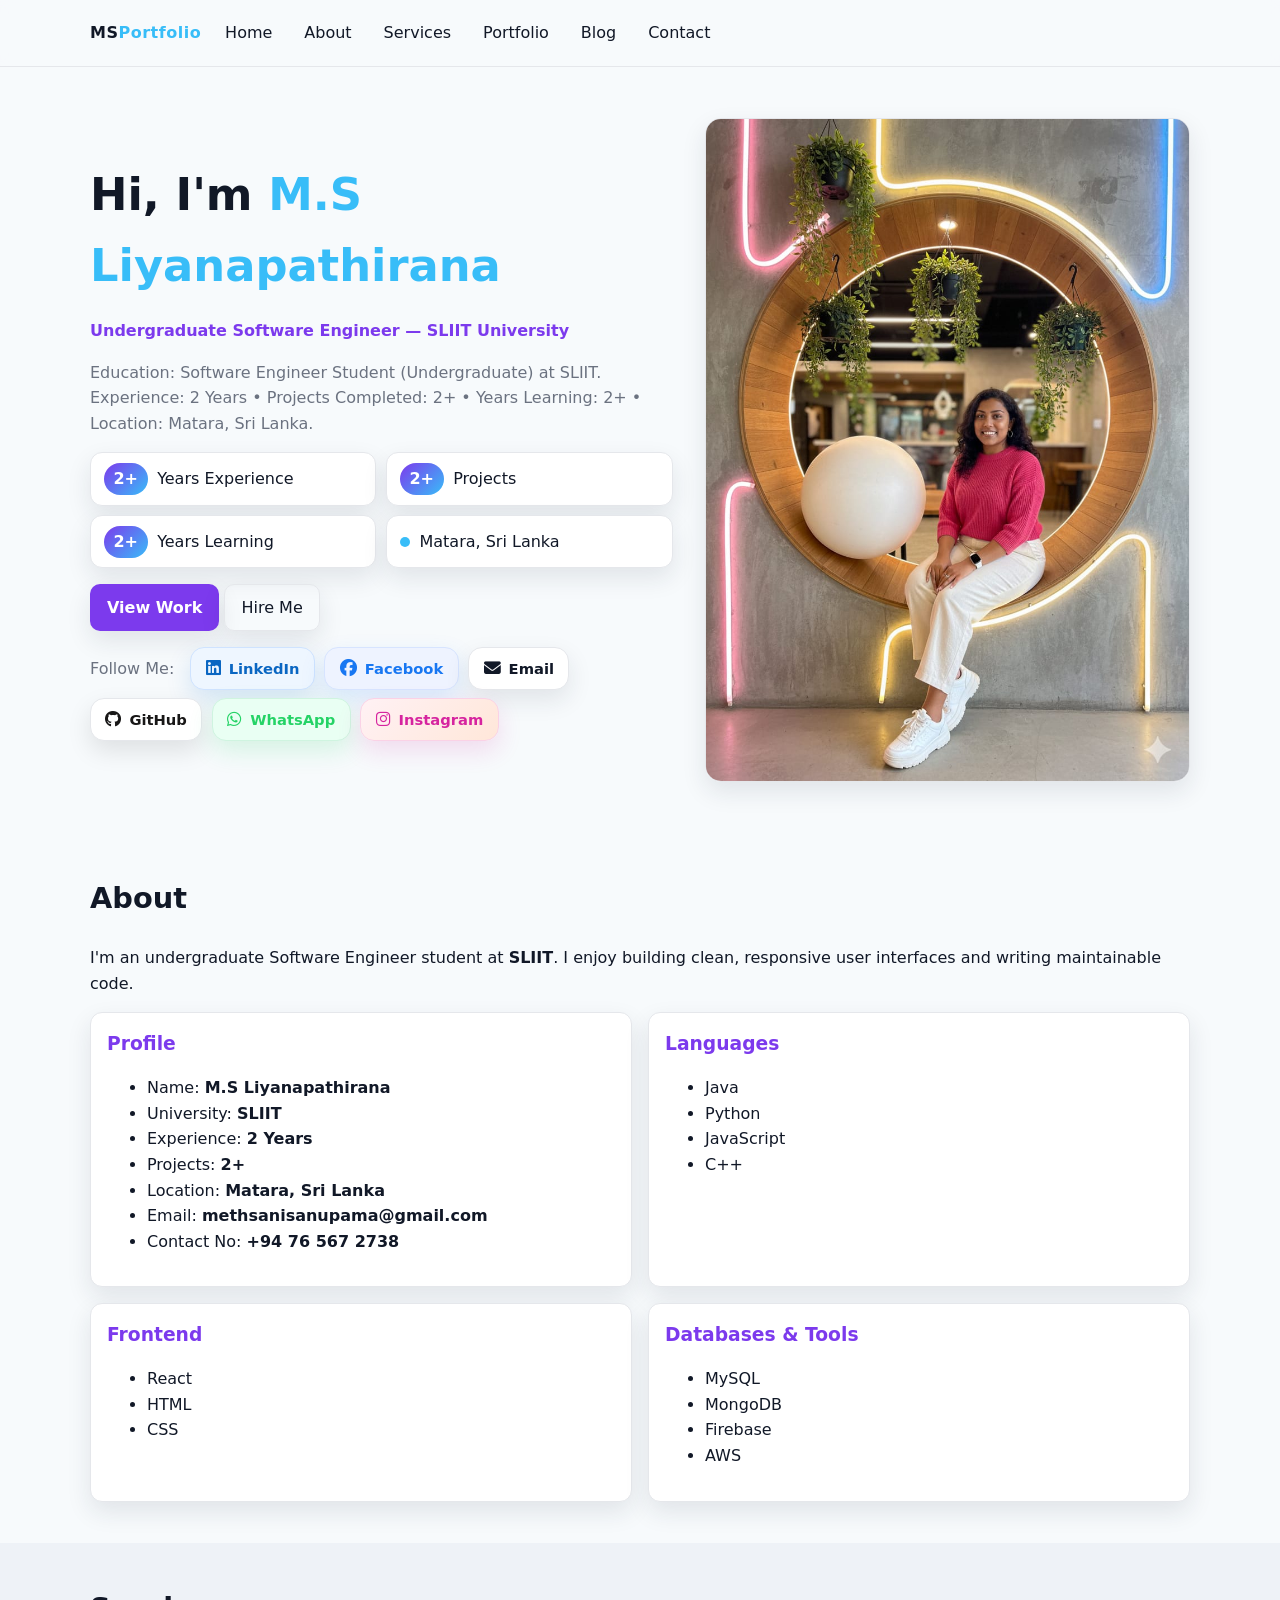
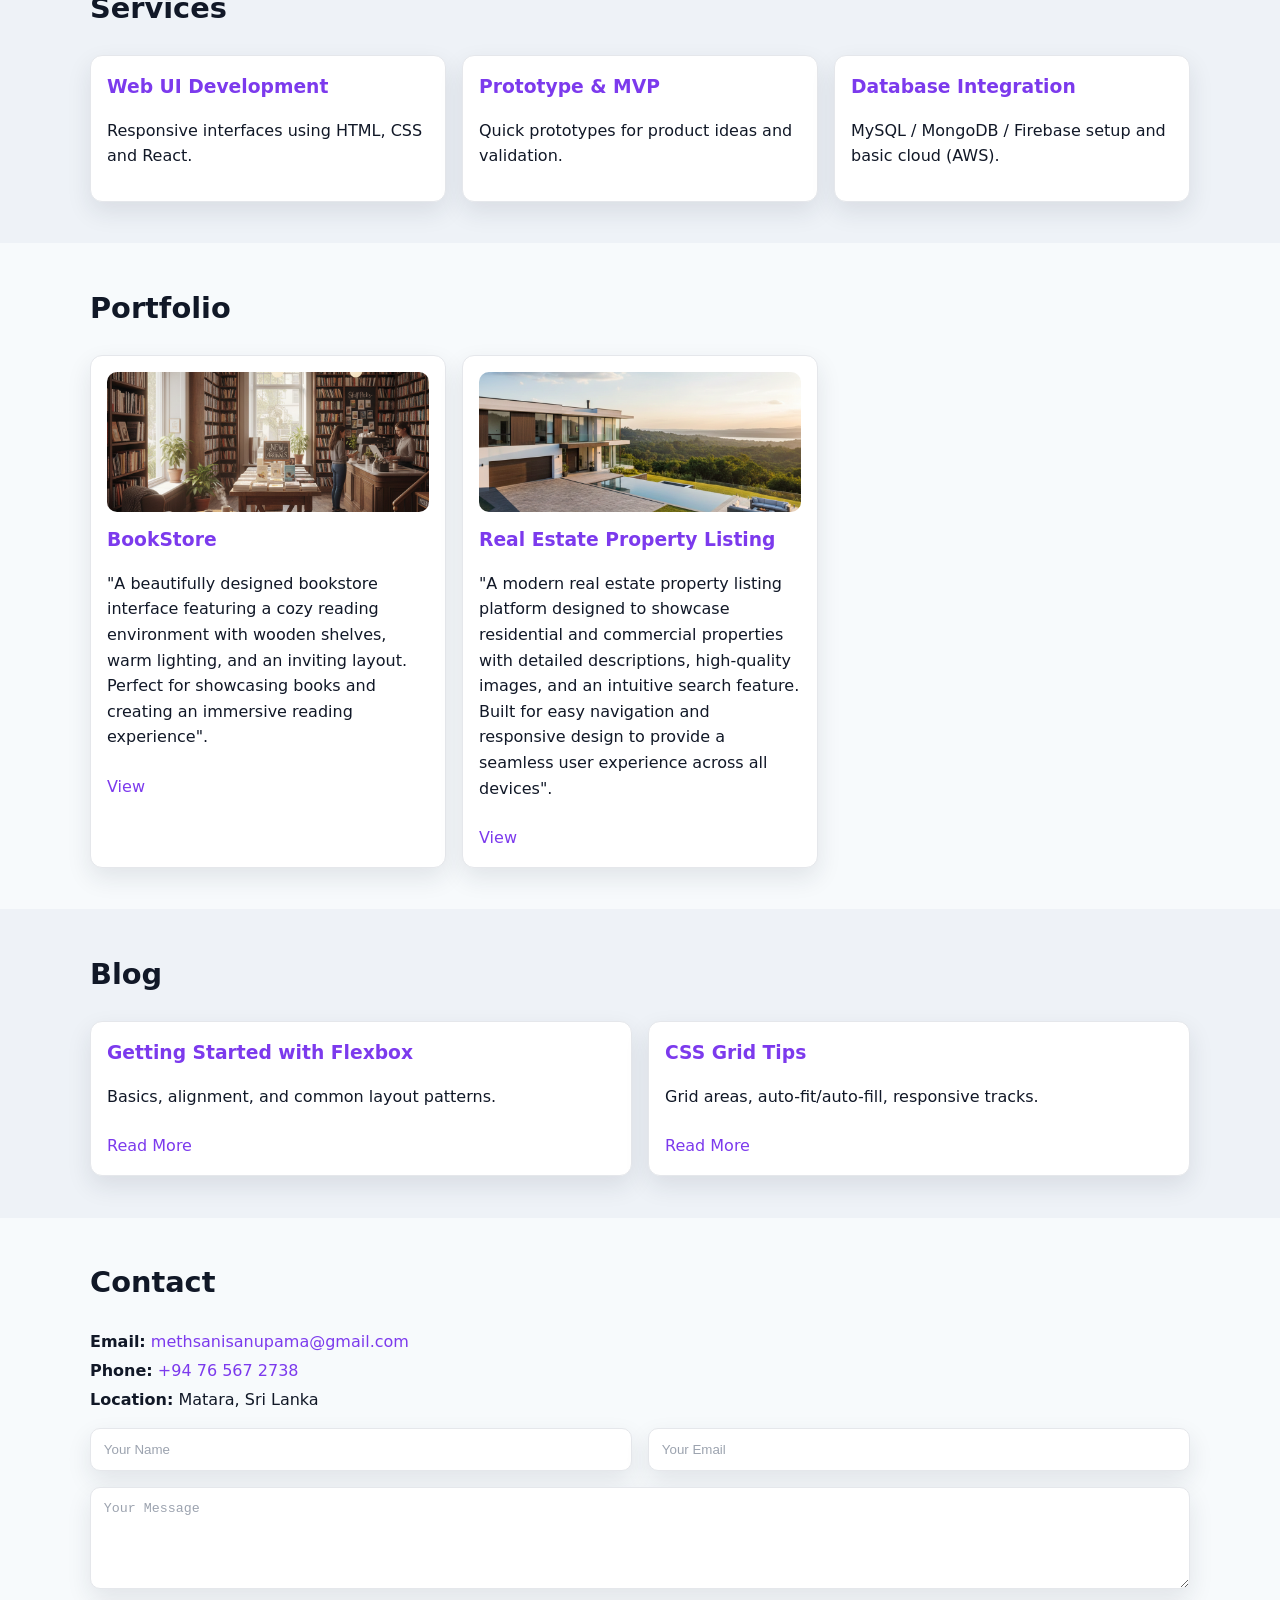
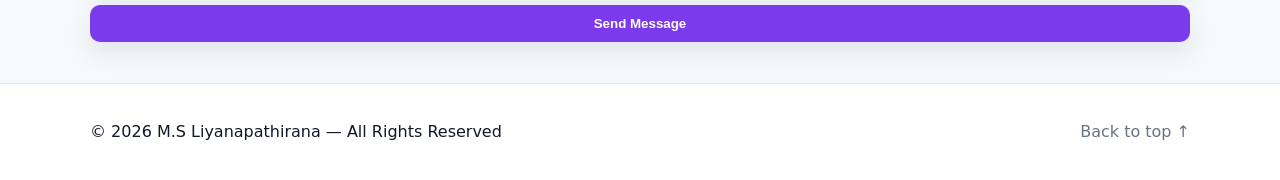
<file: index.html>
<!DOCTYPE html>
<html lang="en">
<head>
  <meta charset="UTF-8" />
  <meta name="viewport" content="width=device-width, initial-scale=1" />
  <title>M.S Liyanapathirana | Software Engineer (SLIIT)</title>
  <meta name="description" content="Portfolio of M.S Liyanapathirana — Undergraduate Software Engineer at SLIIT, 2 years experience, 3+ projects." />

  <!-- Main stylesheet -->
  <link rel="stylesheet" href="styles.css" />

  <!-- Font Awesome (brand icons) -->
  <link rel="stylesheet"
        href="https://cdnjs.cloudflare.com/ajax/libs/font-awesome/6.5.0/css/all.min.css"
        integrity="sha512-1P8fDk8qQbKfR8w4Bz4CwXGg7VfL9b1FJ0qjP8aCw1f1cGv0rYHqEwSevNf2G3wYp2Qv3m4mPjzqzA/7lWQZ2w=="
        crossorigin="anonymous" referrerpolicy="no-referrer" />
</head>

<!-- Change theme here: blue-purple | teal-amber | emerald-indigo -->
<body data-theme="blue-purple">
  <!-- Header / Navigation (CSS-only toggle for mobile) -->
  <header class="header">
    <div class="container nav-container">
      <a class="logo" href="#home">MS<span>Portfolio</span></a>

      <!-- Mobile nav toggle -->
      <input type="checkbox" id="nav-check" class="nav-check" />
      <label for="nav-check" class="nav-btn" aria-label="Toggle navigation">☰</label>

      <nav class="nav" aria-label="Main navigation">
        <a href="#home">Home</a>
        <a href="#about">About</a>
        <a href="#services">Services</a>
        <a href="#portfolio">Portfolio</a>
        <a href="#blog">Blog</a>
        <a href="#contact">Contact</a>
      </nav>
    </div>
  </header>

  <main>
    <!-- Home / Hero -->
    <section id="home" class="hero">
      <div class="container hero-grid">
        <div class="hero-text">
          <h1>Hi, I'm <span class="accent">M.S Liyanapathirana</span></h1>
          <p class="subtitle">Undergraduate Software Engineer — SLIIT University</p>
          <p class="desc">
            Education: Software Engineer Student (Undergraduate) at SLIIT.<br />
            Experience: 2 Years • Projects Completed: 2+ • Years Learning: 2+ • Location: Matara, Sri Lanka.
          </p>

          <ul class="stats">
            <li><span class="num">2+</span> Years Experience</li>
            <li><span class="num">2+</span> Projects</li>
            <li><span class="num">2+</span> Years Learning</li>
            <li><span class="dot"></span> Matara, Sri Lanka</li>
          </ul>

          <div class="cta">
            <a class="btn primary" href="#portfolio">View Work</a>
            <a class="btn outline" href="#contact">Hire Me</a>
          </div>

          <!-- Follow Me -->
          <div class="social">
            <span class="social-label">Follow Me:</span>

            <!-- LinkedIn (update href if your real profile URL differs) -->
            <a class="icon app linkedin" href="https://www.linkedin.com/in/methsani-sanupama" target="_blank" rel="noopener">
              <i class="fa-brands fa-linkedin" aria-hidden="true"></i>
              <span>LinkedIn</span>
            </a>

            <!-- Facebook -->
            <a class="icon app facebook" href="https://www.facebook.com/methsaniLiyanapathirana" target="_blank" rel="noopener">
              <i class="fa-brands fa-facebook" aria-hidden="true"></i>
              <span>Facebook</span>
            </a>

            <!-- Email -->
            <a class="icon app email"
               href="mailto:methsanisanupama@gmail.com"
               aria-label="Email">
              <i class="fa-solid fa-envelope" aria-hidden="true"></i>
              <span>Email</span>
            </a>


            <!-- GitHub (Wiki) -->
            <a class="icon app github" href="https://github.com/Sanupama123/-portfolio-projects./wiki" target="_blank" rel="noopener">
              <i class="fa-brands fa-github" aria-hidden="true"></i>
              <span>GitHub</span>
            </a>

            <!-- WhatsApp -->
            <a class="icon app whatsapp" href="https://wa.me/94765672738" target="_blank" rel="noopener">
              <i class="fa-brands fa-whatsapp" aria-hidden="true"></i>
              <span>WhatsApp</span>
            </a>

            <!-- Instagram -->
            <a class="icon app instagram" href="https://www.instagram.com/methsaniliyanapathirana" target="_blank" rel="noopener">
              <i class="fa-brands fa-instagram" aria-hidden="true"></i>
              <span>Instagram</span>
            </a>
          </div>
        </div>

        <div class="hero-photo">
          <img src="assets/image.jpg" alt="M.S Liyanapathirana — Software Engineer at SLIIT" />
        </div>
      </div>
    </section>

    <!-- About -->
    <section id="about" class="section">
      <div class="container">
        <h2 class="section-title">About</h2>
        <p>
          I'm an undergraduate Software Engineer student at <strong>SLIIT</strong>.
          I enjoy building clean, responsive user interfaces and writing maintainable code.
        </p>

        <div class="about-cards">
          <div class="card">
            <h3>Profile</h3>
            <ul>
              <li>Name: <strong>M.S Liyanapathirana</strong></li>
              <li>University: <strong>SLIIT</strong></li>
              <li>Experience: <strong>2 Years</strong></li>
              <li>Projects: <strong>2+</strong></li>
              <li>Location: <strong>Matara, Sri Lanka</strong></li>
              <li>Email: <strong>methsanisanupama@gmail.com</strong></li>
              <li>Contact No: <strong>+94 76 567 2738</strong></li>
            </ul>
          </div>

          <div class="card">
            <h3>Languages</h3>
            <ul>
              <li>Java</li>
              <li>Python</li>
              <li>JavaScript</li>
              <li>C++</li>
            </ul>
          </div>

          <div class="card">
            <h3>Frontend</h3>
            <ul>
              <li>React</li>
              <li>HTML</li>
              <li>CSS</li>
            </ul>
          </div>

          <div class="card">
            <h3>Databases &amp; Tools</h3>
            <ul>
              <li>MySQL</li>
              <li>MongoDB</li>
              <li>Firebase</li>
              <li>AWS</li>
            </ul>
          </div>
        </div>
      </div>
    </section>

    <!-- Services -->
    <section id="services" class="section alt">
      <div class="container">
        <h2 class="section-title">Services</h2>
        <div class="grid-3">
          <div class="service card">
            <h3>Web UI Development</h3>
            <p>Responsive interfaces using HTML, CSS and React.</p>
          </div>
          <div class="service card">
            <h3>Prototype &amp; MVP</h3>
            <p>Quick prototypes for product ideas and validation.</p>
          </div>
          <div class="service card">
            <h3>Database Integration</h3>
            <p>MySQL / MongoDB / Firebase setup and basic cloud (AWS).</p>
          </div>
        </div>
      </div>
    </section>

    <!-- Portfolio -->
    <section id="portfolio" class="section">
      <div class="container">
        <h2 class="section-title">Portfolio</h2>

        <div class="grid-3 cards">
          <!-- BookStore -->
          <article class="card">
            <div class="card-thumb" style="background-image:url('assets/bookstore-thumb.png')"></div>
            <h3>BookStore</h3>
            <p>"A beautifully designed bookstore interface featuring a cozy reading environment with wooden shelves, warm lighting, and an inviting layout. Perfect for showcasing books and creating an immersive reading experience".</p>
            <a class="link" href="projects/BookStore/index.htmlView" target="_blank" rel="noopener">View</a>
          </article>

          <!-- Real Estate Property Listing -->
          <article class="card">
            <div class="card-thumb" style="background-image:url('assets/real-estate-property-listing-thumb.png')"></div>
            <h3>Real Estate Property Listing</h3>
            <p>"A modern real estate property listing platform designed to showcase residential and commercial properties with detailed descriptions, high-quality images, and an intuitive search feature. Built for easy navigation and responsive design to provide a seamless user experience across all devices".</p>
            <a class="link" href="projects/real_estate_property_listing/index.htmlView" target="_blank" rel="noopener">View</a>
          </article>

          
        </div>
      </div>
    </section>

    <!-- Blog -->
    <section id="blog" class="section alt">
      <div class="container">
        <h2 class="section-title">Blog</h2>
        <div class="grid-2 cards">
          <article class="card">
            <h3>Getting Started with Flexbox</h3>
            <p>Basics, alignment, and common layout patterns.</p>
            <a class="link" href="#" target="_blank" rel="noopener">Read More</a>
          </article>
          <article class="card">
            <h3>CSS Grid Tips</h3>
            <p>Grid areas, auto-fit/auto-fill, responsive tracks.</p>
            <a class="link" href="#" target="_blank" rel="noopener">Read More</a>
          </article>
        </div>
      </div>
    </section>

    <!-- Contact -->
    <section id="contact" class="section">
      <div class="container">
        <h2 class="section-title">Contact</h2>

        <div class="contact-info">
          <p><strong>Email:</strong> <a href="mailto:methsanisanupama@gmail.com">methsanisanupama@gmail.com</a></p>
          <p><strong>Phone:</strong> <a href="tel:+94765672738">+94 76 567 2738</a></p>
          <p><strong>Location:</strong> Matara, Sri Lanka</p>
        </div>

        <!-- Static form (no JS/backend) -->
        <form class="contact-form" action="#" method="post">
          <div class="form-row">
            <input type="text" name="name" placeholder="Your Name" required />
            <input type="email" name="email" placeholder="Your Email" required />
          </div>
          <textarea name="message" rows="5" placeholder="Your Message"></textarea>
          <button type="submit" class="btn primary">Send Message</button>
        </form>
      </div>
    </section>
  </main>

  <!-- Footer -->
  <footer class="footer">
    <div class="container footer-grid">
      <p>© 2026 M.S Liyanapathirana — All Rights Reserved</p>
      <a class="top" href="#home">Back to top ↑</a>
    </div>
  </footer>
</body>
</html>
</file>
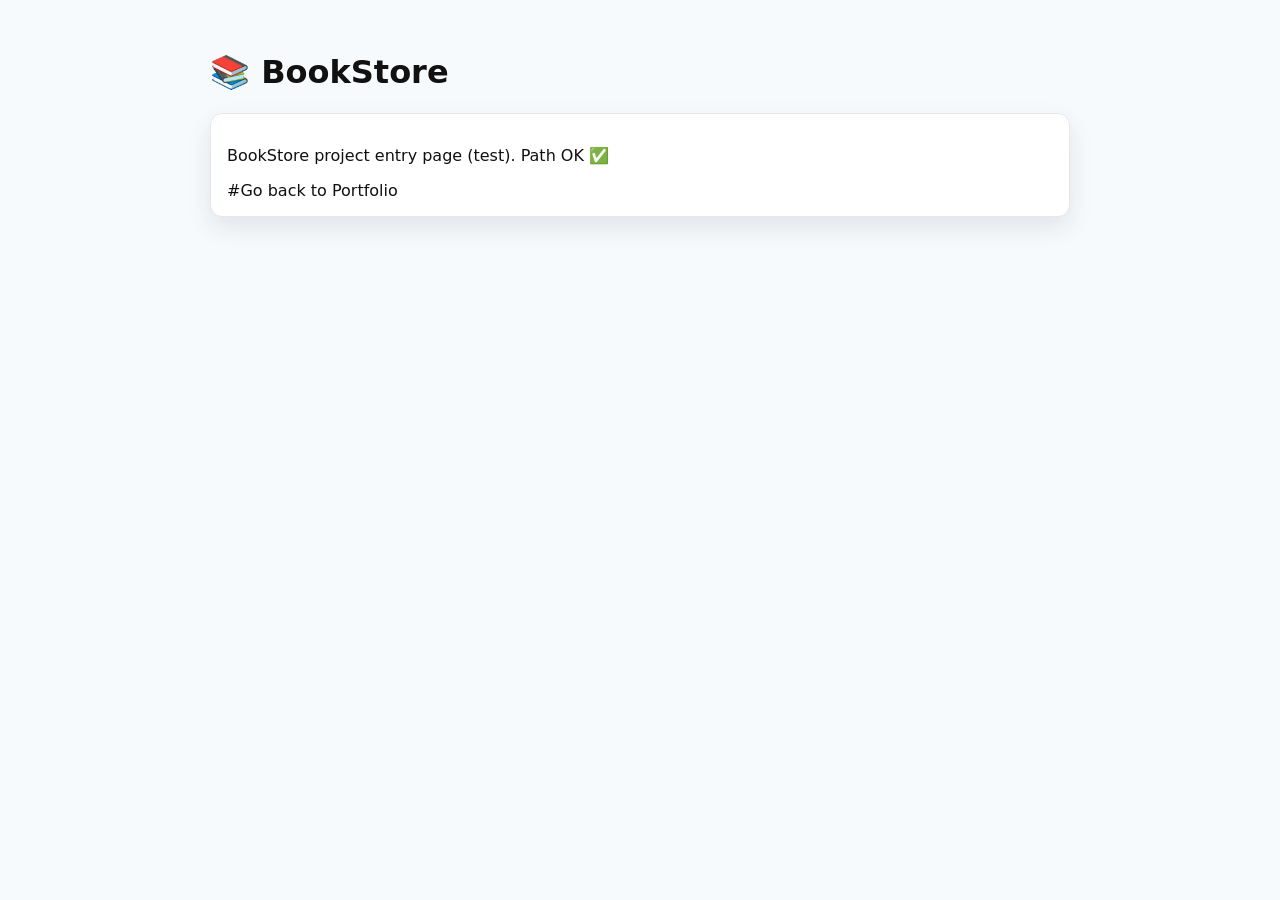
<file: BookStore/BookStore/index.html>
<!doctype html>
<html lang="en">
<head>
  <meta charset="utf-8"/>
  <meta name="viewport" content="width=device-width,initial-scale=1"/>
  <title>BookStore — Project</title>
  <style>
    body{font-family:system-ui;margin:0;padding:2rem;background:#f7fafc;color:#111}
    .wrap{max-width:860px;margin:0 auto}
    .card{background:#fff;border:1px solid #e5e7eb;border-radius:12px;padding:1rem;box-shadow:0 10px 24px rgba(31,41,55,.10)}
    .link{display:inline-block;margin-top:.6rem;color:#2563EB}
  </style>
</head>
<body>
  <div class="wrap">
    <h1>📚 BookStore</h1>
    <div class="card">
      <p>BookStore project entry page (test). Path OK ✅</p>
      #Go back to Portfolio</a>
    </div>
  </div>
</body>
</html>
</file>
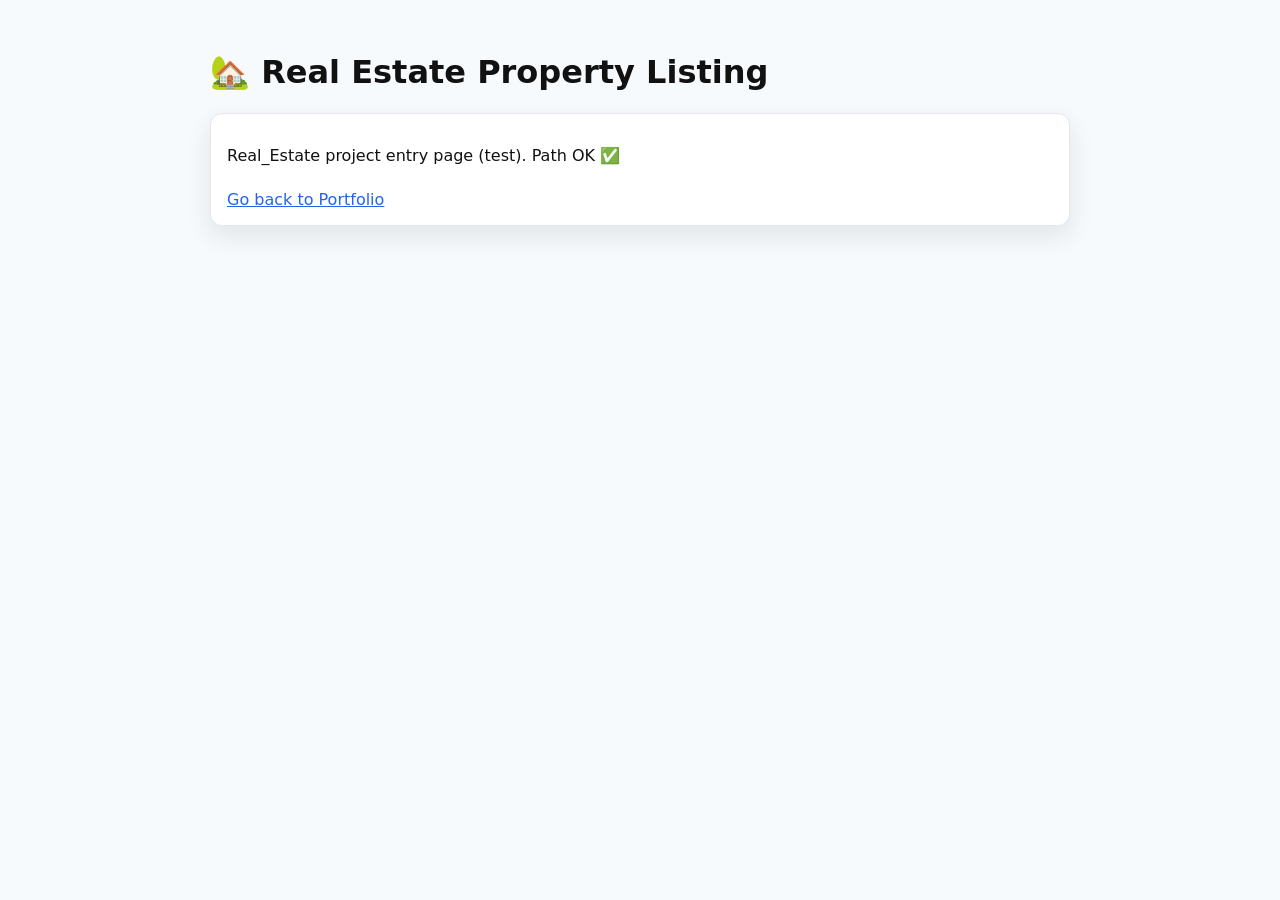
<file: real_estate_property_listing/real_estate_property_listing/real_estate_property_listing/index.html>
<!doctype html>
<html lang="en">
<head>
  <meta charset="utf-8"/>
  <meta name="viewport" content="width=device-width,initial-scale=1"/>
  <title>Real Estate Property Listing — Project</title>
  <style>
    body{font-family:system-ui;margin:0;padding:2rem;background:#f7fafc;color:#111}
    .wrap{max-width:860px;margin:0 auto}
    .card{background:#fff;border:1px solid #e5e7eb;border-radius:12px;padding:1rem;box-shadow:0 10px 24px rgba(31,41,55,.10)}
    .link{display:inline-block;margin-top:.6rem;color:#2563EB}
  </style>
</head>
<body>
  <div class="wrap">
    <h1>🏡 Real Estate Property Listing</h1>
    <div class="card">
      <p>Real_Estate project entry page (test). Path OK ✅</p>
      <a class="link" href="../index.html">Go back to Portfolio</a>
    </div>
  </div>
</body>
</html>
</file>
<file: styles.css>
/* ===== Base ===== */
* { box-sizing: border-box; }
html, body { margin: 0; padding: 0; }
body {
  font-family: system-ui, -apple-system, Segoe UI, Roboto, Ubuntu, Cantarell, "Helvetica Neue", Arial, "Noto Sans", sans-serif;
  line-height: 1.6;
  background: var(--bg);
  color: var(--text);
}

/* Containers & elements */
img { max-width: 100%; display: block; }
a { color: var(--primary); text-decoration: none; }
.container { width: min(1100px, 92%); margin: 0 auto; }
.btn {
  display: inline-block; padding: 0.6rem 1rem; border-radius: 10px;
  border: 1px solid var(--border); color: var(--btn-text); background: var(--btn-bg);
  box-shadow: var(--shadow);
}
.btn.primary { background: var(--primary); border-color: transparent; color: #ffffff; font-weight: 700; }
.btn.outline { background: transparent; color: var(--text); }

/* ===== Theme Variables (Light) ===== */
:root{
  --bg: #F7FAFC;
  --bg-alt: #EEF2F7;
  --text: #1F2937;
  --muted: #6B7280;
  --primary: #2563EB;
  --accent: #10B981;
  --card: #FFFFFF;
  --border: #E5E7EB;
  --btn-bg: #FFFFFF;
  --btn-text: #1F2937;
  --shadow: 0 10px 24px rgba(31, 41, 55, 0.10);
}

/* ===== THEME SWITCHER ===== */
body[data-theme="blue-purple"]{
  --primary: #7C3AED;  /* Violet */
  --accent:  #38BDF8;  /* Sky/Teal */
  --bg:      #F7FAFC;
  --bg-alt:  #EEF2F7;
  --text:    #111827;
  --muted:   #6B7280;
  --card:    #FFFFFF;
  --border:  #E5E7EB;
  --btn-bg:  #FFFFFF;
  --btn-text:#111827;
}
body[data-theme="teal-amber"]{
  --primary: #0EA5E9;  /* Teal/Light Blue */
  --accent:  #F59E0B;  /* Amber */
  --bg:      #F8FAFC;
  --bg-alt:  #EDF2F7;
  --text:    #0F172A;
  --muted:   #6B7280;
  --card:    #FFFFFF;
  --border:  #E5E7EB;
  --btn-bg:  #FFFFFF;
  --btn-text:#0F172A;
}
body[data-theme="emerald-indigo"]{
  --primary: #6366F1;  /* Indigo */
  --accent:  #10B981;  /* Emerald */
  --bg:      #FAFAFF;
  --bg-alt:  #EEF2FF;
  --text:    #111827;
  --muted:   #6B7280;
  --card:    #FFFFFF;
  --border:  #E5E7EB;
  --btn-bg:  #FFFFFF;
  --btn-text:#111827;
}

/* ===== Header / Nav ===== */
.header {
  position: sticky; top: 0; z-index: 1000;
  background: rgba(247, 250, 252, 0.85); backdrop-filter: blur(8px);
  border-bottom: 1px solid var(--border);
}
.nav-container {
  display: grid; grid-template-columns: auto auto 1fr; align-items: center;
  gap: 0.8rem; padding: 0.8rem 0;
}
.logo { font-weight: 800; letter-spacing: 0.5px; color: var(--text); }
.logo span { color: var(--accent); }

.nav-btn {
  display: none;
  font-size: 1.4rem; background: var(--card); color: var(--text);
  border: 1px solid var(--border); border-radius: 8px; padding: 0.2rem 0.6rem; cursor: pointer;
  box-shadow: var(--shadow);
}
.nav-check { display: none; }

.nav {
  display: flex; gap: 0.6rem; justify-self: end; align-items: center;
}
.nav a {
  color: var(--text); padding: 0.45rem 0.7rem; border-radius: 8px;
}
.nav a:hover { background: var(--bg-alt); }

/* ===== Hero ===== */
.hero { padding: 3.2rem 0; }
.hero-grid {
  display: grid; grid-template-columns: 1.2fr 1fr; gap: 2rem; align-items: center;
}
.hero-text h1 { font-size: clamp(2rem, 3.5vw, 3rem); margin: 0; }
.hero-text .accent { color: var(--accent); }
.hero-text .subtitle { color: var(--primary); font-weight: 700; }
.hero-text .desc { color: var(--muted); max-width: 60ch; }

.stats {
  list-style: none; padding: 0; margin: 1rem 0;
  display: grid; grid-template-columns: repeat(2, minmax(220px, 1fr)); gap: 0.6rem;
}
.stats li {
  background: var(--card); border: 1px solid var(--border); border-radius: 12px; padding: 0.6rem 0.8rem;
  display: flex; align-items: center; gap: 0.6rem; color: var(--text);
  box-shadow: var(--shadow);
}
.stats .num {
  display: inline-block; min-width: 2.6rem; text-align: center; font-weight: 800; color: #ffffff;
  background: linear-gradient(135deg, var(--primary), var(--accent)); border-radius: 999px; padding: 0.2rem 0.6rem;
}
.stats .dot {
  width: 10px; height: 10px; border-radius: 50%; background: var(--accent); display: inline-block;
}

.hero-photo img {
  border-radius: 16px; border: 1px solid var(--border);
  box-shadow: var(--shadow);
  object-fit: cover; width: 100%; height: 100%;
}

/* ===== Social (base) ===== */
.social { margin-top: 1rem; display: flex; align-items: center; gap: 0.5rem 0.6rem; flex-wrap: wrap; }
.social-label { color: var(--muted); margin-right: 0.4rem; }
.icon {
  font-size: 0.92rem;
  padding: 0.45rem 0.7rem;
  border-radius: 10px;
  background: var(--card);
  border: 1px solid var(--border);
  color: var(--text);
  box-shadow: var(--shadow);
}
/* default hover only for non-brand chips */
.icon:not(.app):hover { color: var(--primary); border-color: var(--primary); }

/* ===== Brand “App” chips ===== */
.icon.app{
  display: inline-flex;
  align-items: center;
  gap: .5rem;
  padding: .55rem .9rem;
  border-radius: 14px;
  font-weight: 600;
  transition: transform .12s ease, box-shadow .12s ease, background .12s ease, color .12s ease, border-color .12s ease;
}
.icon.app i{ font-size: 1.05rem; }
.icon.app:hover{ transform: translateY(-2px); }

/* --- LinkedIn --- */
.icon.app.linkedin{
  background: #EEF6FF;
  color: #0A66C2;
  border-color: #CFE3FF;
  box-shadow: 0 10px 24px rgba(10,102,194,.15);
}
.icon.app.linkedin:hover{
  background: #0A66C2;
  color: #fff;
  border-color: #0A66C2;
  box-shadow: 0 12px 28px rgba(10,102,194,.28);
}

/* --- Facebook --- */
.icon.app.facebook{
  background: #EEF3FF;
  color: #1877F2;
  border-color: #D7E4FF;
  box-shadow: 0 10px 24px rgba(24,119,242,.15);
}
.icon.app.facebook:hover{
  background: #1877F2;
  color: #fff;
  border-color: #1877F2;
  box-shadow: 0 12px 28px rgba(24,119,242,.28);
}

/* --- WhatsApp --- */
.icon.app.whatsapp{
  background: #E9FFF3;
  color: #25D366;
  border-color: #CFF4E0;
  box-shadow: 0 10px 24px rgba(37,211,102,.16);
}
.icon.app.whatsapp:hover{
  background: #25D366;
  color: #fff;
  border-color: #25D366;
  box-shadow: 0 12px 28px rgba(37,211,102,.30);
}

/* --- Instagram --- */
.icon.app.instagram{
  background: linear-gradient(135deg, #FFF1F4, #FFE7D9);
  color: #d6249f;
  border-color: #FAD2E6;
  box-shadow: 0 10px 24px rgba(214,36,159,.14);
}
.icon.app.instagram:hover{
  background: linear-gradient(135deg, #F58529, #DD2A7B 55%, #8134AF 85%, #515BD4);
  color: #fff;
  border-color: transparent;
  box-shadow: 0 12px 28px rgba(214,36,159,.30);
}

/* --- GitHub --- */
.icon.app.github{
  background: #FFFFFF;
  color: #181717;                  /* GitHub “black” */
  border-color: #E5E7EB;
  box-shadow: 0 10px 24px rgba(0,0,0,.10);
}
.icon.app.github:hover{
  background: #181717;
  color: #fff;
  border-color: #181717;
  box-shadow: 0 12px 28px rgba(0,0,0,.30);
}

/* ===== Sections ===== */
.section { padding: 2.6rem 0; }
.section.alt { background: var(--bg-alt); }
.section-title { margin-top: 0; font-size: 1.8rem; color: var(--text); }

.about-cards { display: grid; grid-template-columns: repeat(2, 1fr); gap: 1rem; }
.card {
  background: var(--card); border: 1px solid var(--border); border-radius: 12px;
  padding: 1rem; box-shadow: var(--shadow);
}
.card h3 { margin: 0 0 0.5rem; color: var(--primary); }
.card-thumb {
  height: 140px; border-radius: 10px; background: linear-gradient(135deg, var(--primary), var(--accent));
  margin-bottom: 0.8rem; background-size: cover; background-position: center;
}
.cards .link { display: inline-block; margin-top: 0.5rem; color: var(--primary); }

/* ===== Grids ===== */
.grid-3 { display: grid; grid-template-columns: repeat(3, 1fr); gap: 1rem; }
.grid-2 { display: grid; grid-template-columns: repeat(2, 1fr); gap: 1rem; }
.service { /* uses .card styles */ }

/* ===== Contact ===== */
.contact-info p { margin: 0.2rem 0; }
.contact-form { display: grid; gap: 1rem; margin-top: 1rem; }
.form-row { display: grid; grid-template-columns: 1fr 1fr; gap: 1rem; }
input, textarea {
  width: 100%; padding: 0.8rem; border-radius: 10px;
  border: 1px solid var(--border); background: #FFFFFF; color: var(--text);
  box-shadow: var(--shadow);
}
input::placeholder, textarea::placeholder { color: #9CA3AF; }
button.btn { cursor: pointer; }

/* ===== Footer ===== */
.footer { border-top: 1px solid var(--border); padding: 1.2rem 0; background: #FFFFFF; }
.footer-grid { display: flex; align-items: center; justify-content: space-between; }
.footer .top { color: var(--muted); }
.footer .top:hover { color: var(--primary); }

/* ===== Responsive ===== */
@media (max-width: 900px){
  .hero-grid { grid-template-columns: 1fr; }
  .about-cards { grid-template-columns: 1fr; }
  .grid-3 { grid-template-columns: 1fr 1fr; }
}
@media (max-width: 640px){
  .nav-btn { display: inline-block; justify-self: end; }
  .nav { display: none; grid-column: 1 / -1; justify-self: stretch; }
  .nav-check:checked ~ .nav { display: flex; flex-direction: column; gap: 0.4rem; padding: 0.6rem 0; }
  .grid-3 { grid-template-columns: 1fr; }
  .grid-2 { grid-template-columns: 1fr; }
  .form-row { grid-template-columns: 1fr; }
  .stats { grid-template-columns: 1fr; }
}

/* ===== Dark mode polish (optional) ===== */
@media (prefers-color-scheme: dark){
  .icon.app.linkedin{ background:#1b2a40; color:#70b6ff; border-color:#1b2a40; }
  .icon.app.facebook{ background:#1a2440; color:#7fb0ff; border-color:#1a2440; }
  .icon.app.whatsapp{ background:#1f2b24; color:#8ef1b9; border-color:#1f2b24; }
  .icon.app.instagram{ background:linear-gradient(135deg,#3a2433,#342a40); color:#ff98cf; border-color:transparent; }
  .icon.app.github{ background:#222; color:#eaeaea; border-color:#222; }
}
</file>
